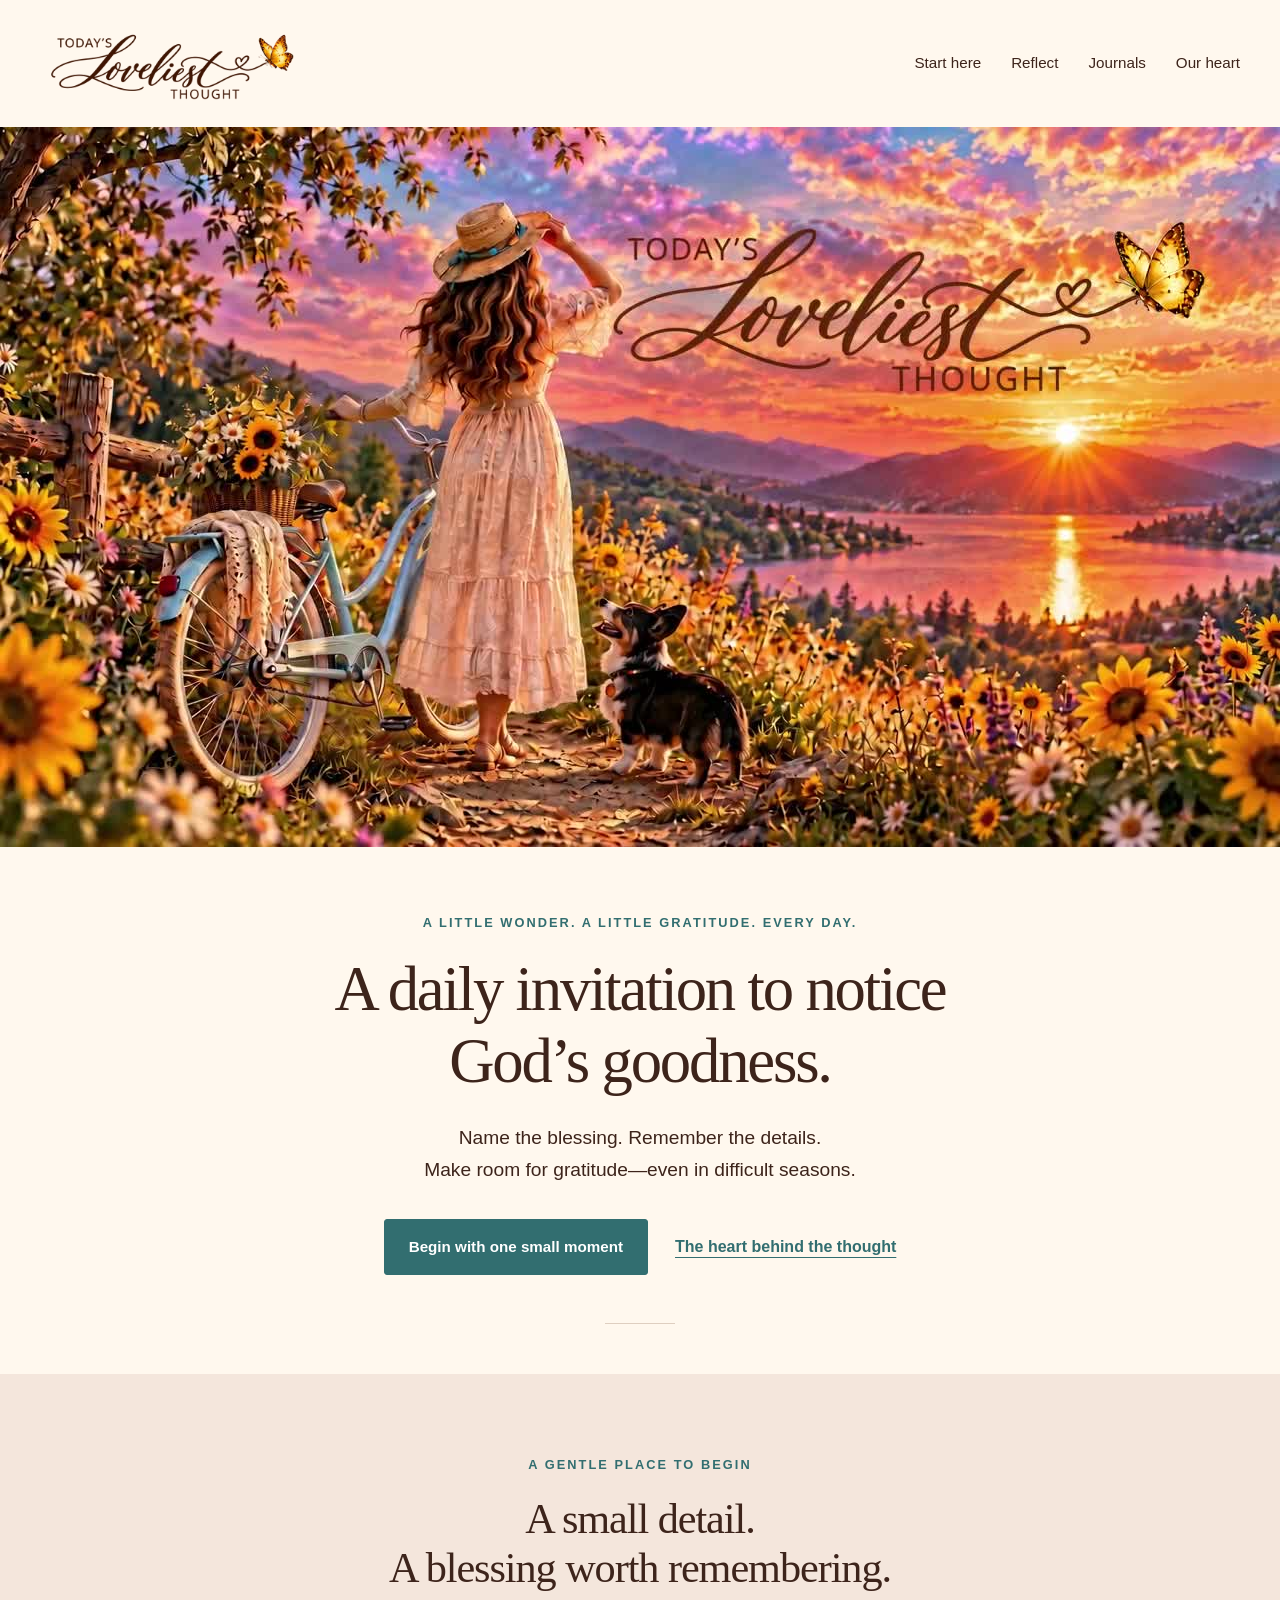
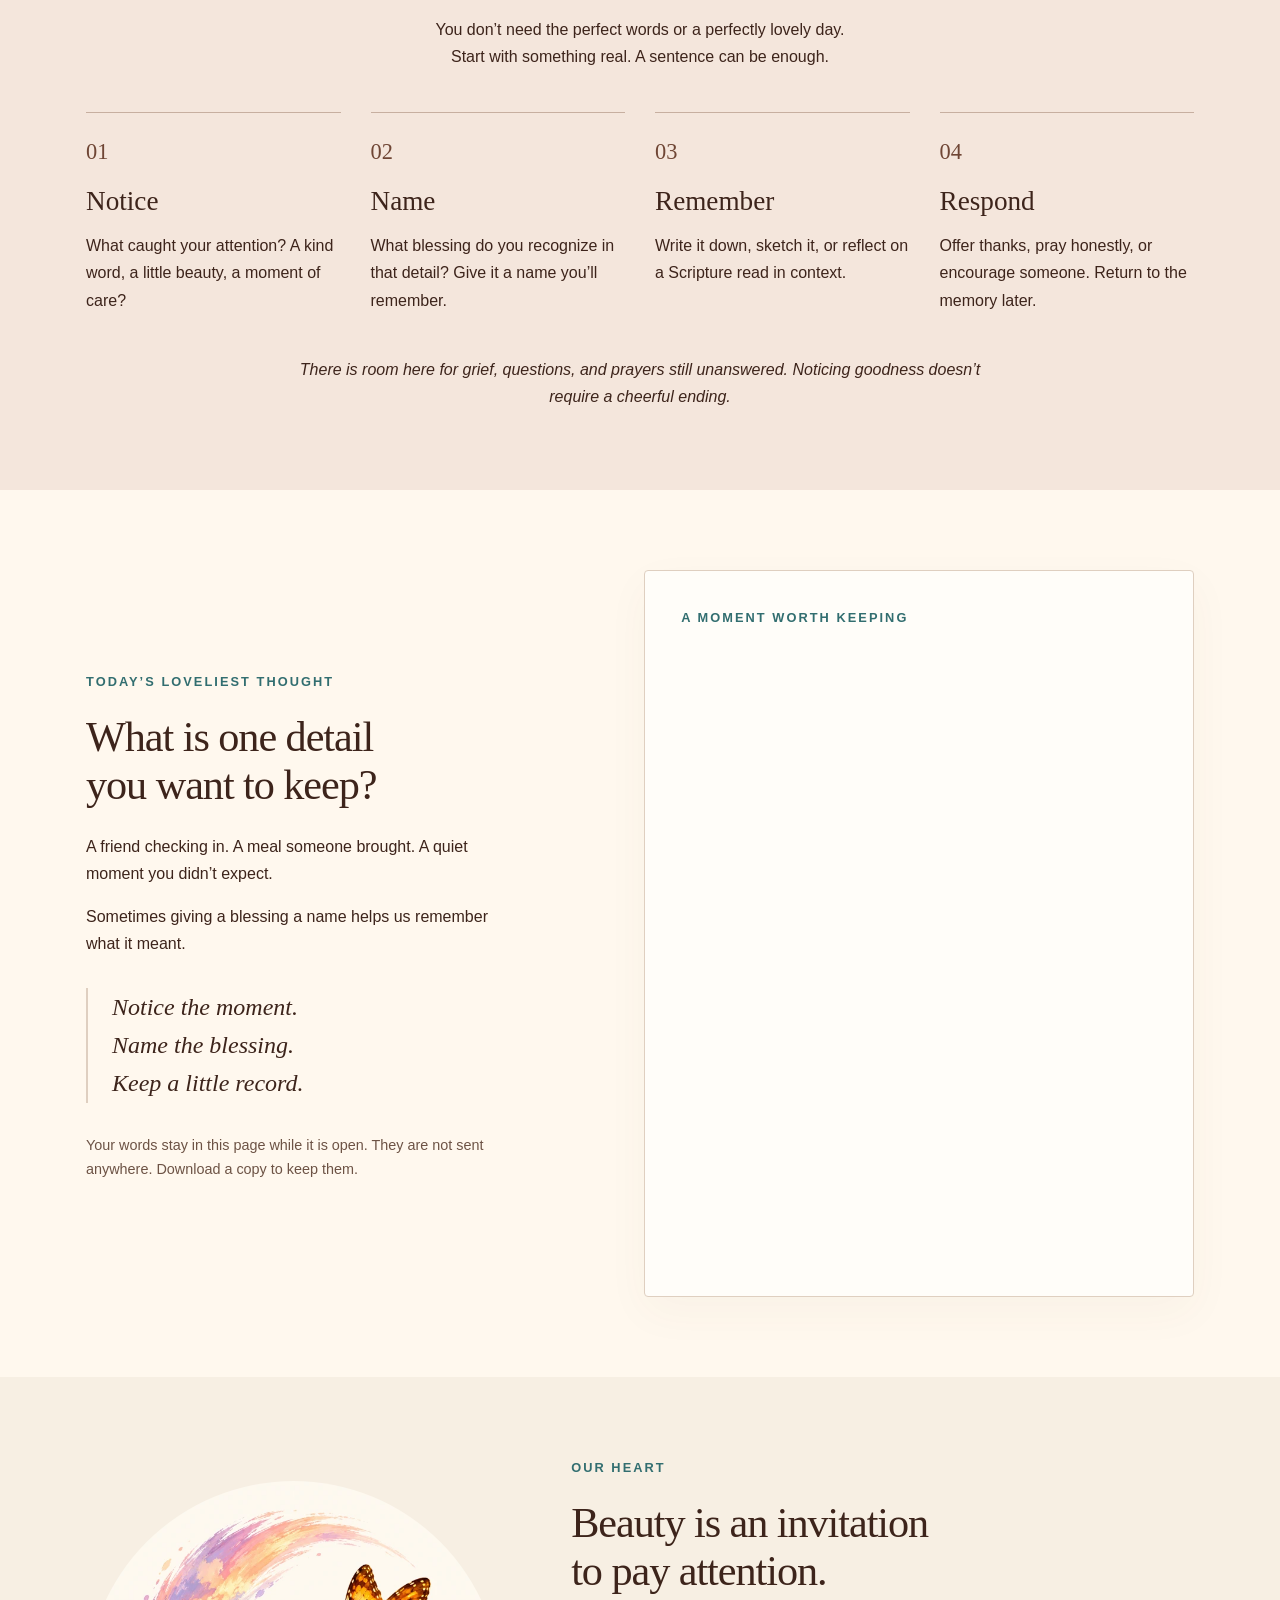
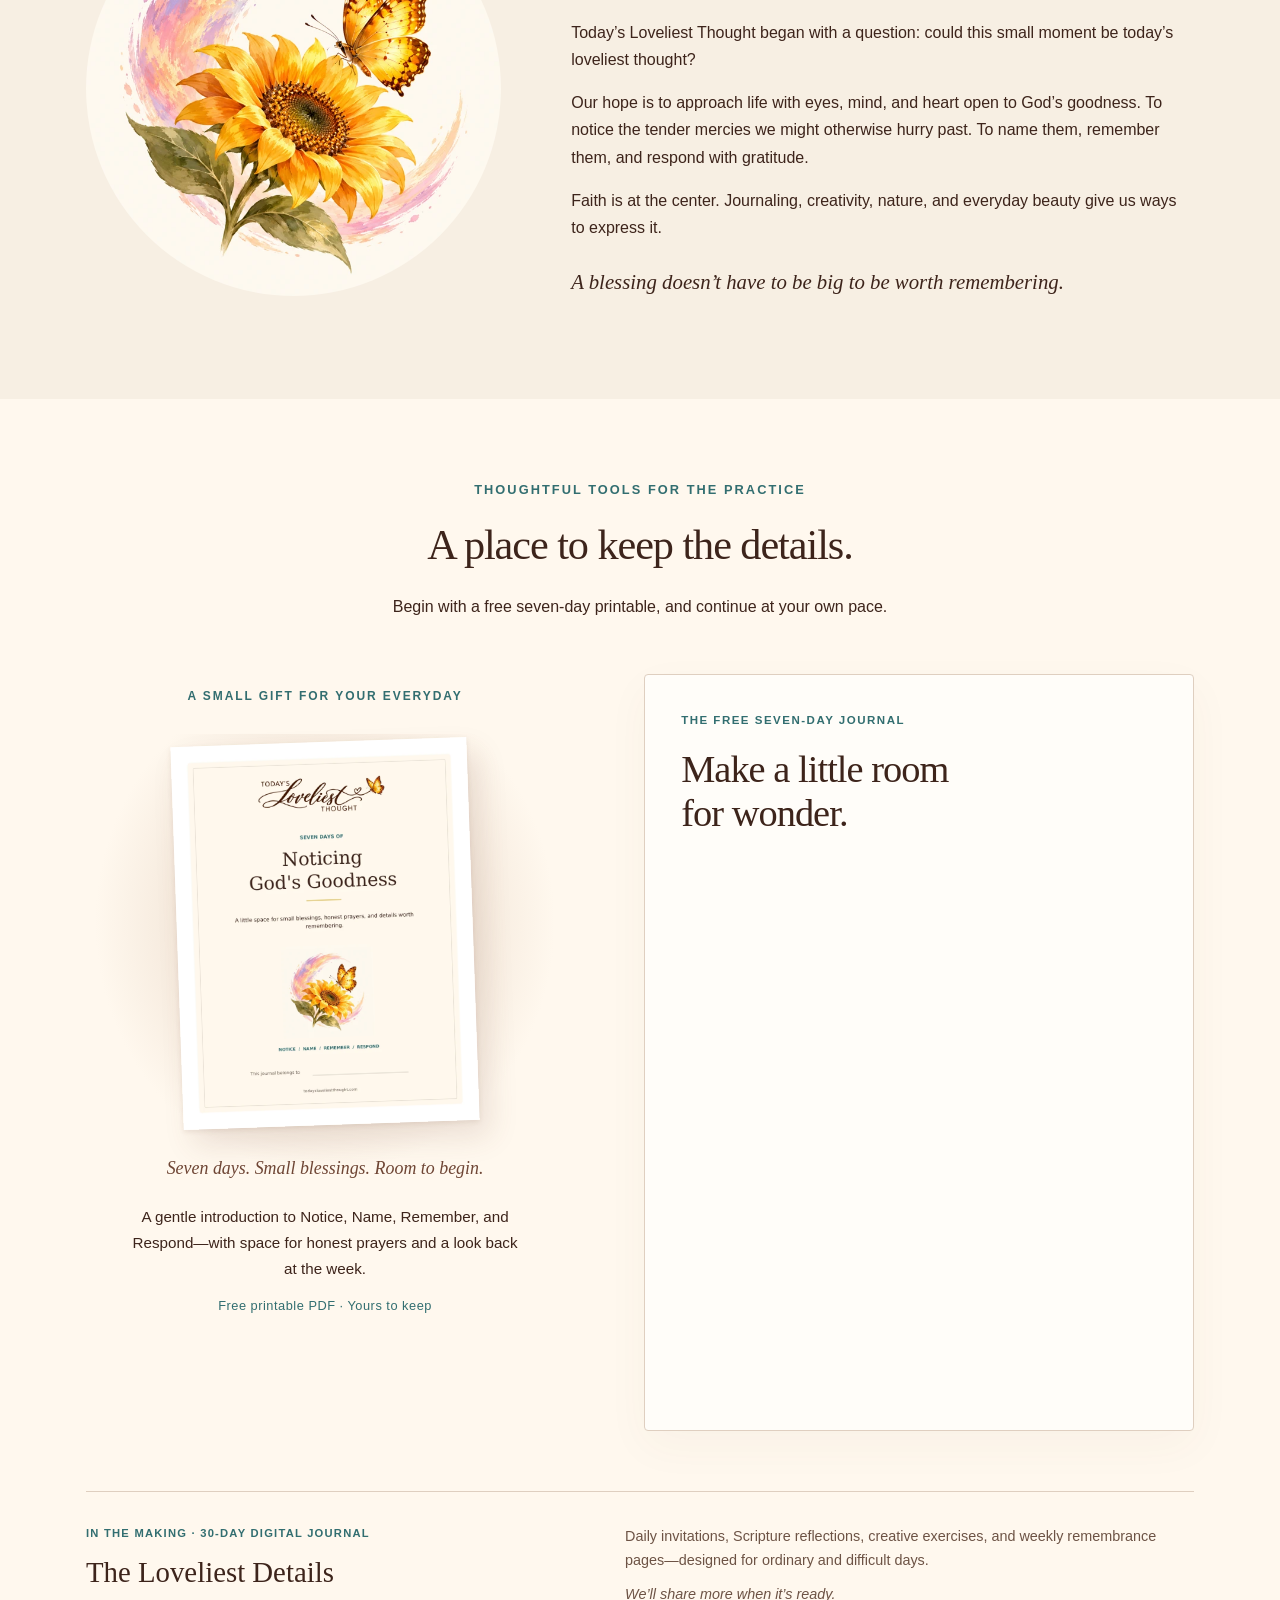
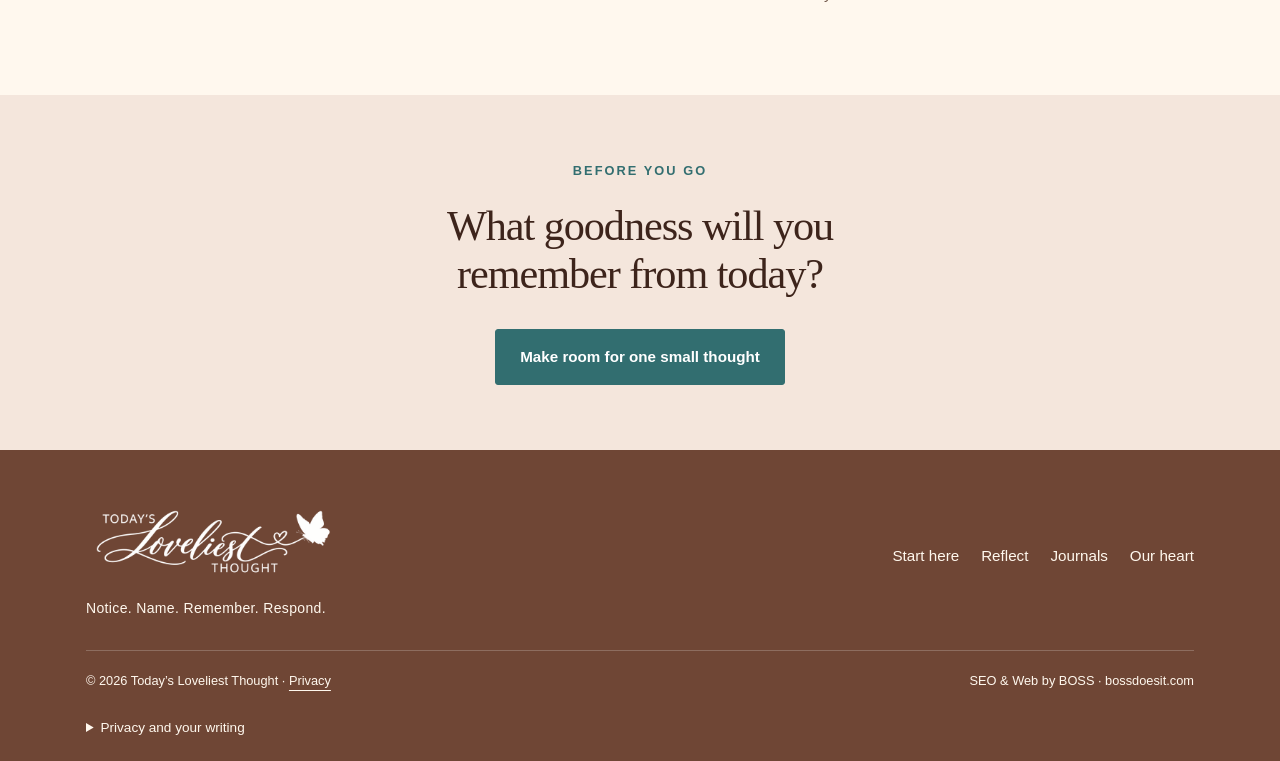
<file: index.html>
<!doctype html>
<html lang="en">
<head>
<script src="analytics.js?v=20261003-gtm" defer></script>
<meta charset="utf-8"><meta name="viewport" content="width=device-width,initial-scale=1">
<title>Today’s Loveliest Thought | Notice God’s goodness</title>
<meta name="description" content="A daily invitation to notice, name, and remember God’s goodness through reflection, creativity, and journaling—even in difficult seasons.">
<link rel="canonical" href="https://todaysloveliestthought.com/">
<meta property="og:title" content="Today’s Loveliest Thought">
<meta property="og:description" content="A daily invitation to notice, name, and remember God’s goodness.">
<meta property="og:image" content="https://todaysloveliestthought.com/assets/og-image.jpg">
<meta property="og:image:width" content="1200">
<meta property="og:image:height" content="630">
<meta property="og:image:alt" content="Today’s Loveliest Thought with a golden butterfly and sunflower; notice, name, and remember God’s goodness.">
<meta name="twitter:card" content="summary_large_image">
<meta name="twitter:title" content="Today’s Loveliest Thought">
<meta name="twitter:description" content="A daily invitation to notice, name, and remember God’s goodness.">
<meta name="twitter:image" content="https://todaysloveliestthought.com/assets/og-image.jpg">
<meta property="og:type" content="website">
<meta property="og:url" content="https://todaysloveliestthought.com/">
<meta name="theme-color" content="#FFF8EE">
<link rel="icon" href="favicon.ico" sizes="any"><link rel="icon" type="image/png" sizes="32x32" href="assets/favicon-32.png"><link rel="icon" type="image/png" sizes="192x192" href="assets/favicon-192.png"><link rel="apple-touch-icon" sizes="180x180" href="assets/apple-touch-icon.png"><link rel="stylesheet" href="styles.css?v=20261002-private-reflection"><script src="script.js?v=20261002-private-reflection" defer></script>
</head>
<body>
<a class="skip" href="#main">Skip to content</a>
<header class="header"><a class="brand" href="#" aria-label="Today’s Loveliest Thought home"><img src="assets/wordmark.webp" width="280" height="104" alt="Today’s Loveliest Thought"></a><nav aria-label="Main navigation"><a href="#practice">Start here</a><a href="#reflection">Reflect</a><a href="#journals">Journals</a><a href="#heart">Our heart</a></nav></header>
<main id="main">
<div class="video-hero"><video id="hero-video" muted playsinline preload="none" poster="assets/hero-poster.jpg?v=2" aria-label="A gentle sunset animation with a woman, bicycle, corgi, sunflowers and a yellow butterfly; the brand name appears in the sky."><source src="assets/hero.mp4?v=2" type="video/mp4"></video></div>
<section class="intro wrap"><p class="eyebrow">A little wonder. A little gratitude. Every day.</p><h1>A daily invitation to notice<br class="desktop"> God’s goodness.</h1><p class="lead">Name the blessing. Remember the details.<br>Make room for gratitude—even in difficult seasons.</p><div class="actions"><a class="button" href="#practice">Begin with one small moment</a><a class="text-link" href="#heart">The heart behind the thought</a></div><span class="tiny-rule" aria-hidden="true"></span></section>
<section class="practice section" id="practice"><div class="wrap"><div class="section-head"><p class="eyebrow">A gentle place to begin</p><h2>A small detail.<br>A blessing worth remembering.</h2><p>You don’t need the perfect words or a perfectly lovely day.<br>Start with something real. A sentence can be enough.</p></div><div class="steps">
<article><span class="step">01</span><h3>Notice</h3><p>What caught your attention? A kind word, a little beauty, a moment of care?</p></article>
<article><span class="step">02</span><h3>Name</h3><p>What blessing do you recognize in that detail? Give it a name you’ll remember.</p></article>
<article><span class="step">03</span><h3>Remember</h3><p>Write it down, sketch it, or reflect on a Scripture read in context.</p></article>
<article><span class="step">04</span><h3>Respond</h3><p>Offer thanks, pray honestly, or encourage someone. Return to the memory later.</p></article>
</div><p class="gentle-note">There is room here for grief, questions, and prayers still unanswered. Noticing goodness doesn’t require a cheerful ending.</p></div></section>
<section class="reflection section wrap" id="reflection"><div class="reflection-copy"><p class="eyebrow">Today’s loveliest thought</p><h2>What is one detail<br>you want to keep?</h2><p>A friend checking in. A meal someone brought. A quiet moment you didn’t expect.</p><p>Sometimes giving a blessing a name helps us remember what it meant.</p><blockquote>Notice the moment.<br>Name the blessing.<br>Keep a little record.</blockquote><p class="local-note">Your words stay in this page while it is open. They are not sent anywhere. Download a copy to keep them.</p></div><div class="journal"><p class="eyebrow">A moment worth keeping</p><iframe id="private-reflection" class="reflection-frame" src="reflection.html" title="Private reflection journal" sandbox="allow-scripts allow-downloads" referrerpolicy="no-referrer" width="500" height="660"></iframe></div></section>
<section class="heart section" id="heart"><div class="wrap heart-grid"><img src="assets/sunflower.webp" width="700" height="700" loading="lazy" alt="A sunflower and yellow butterfly framed by soft brushstrokes"><div><p class="eyebrow">Our heart</p><h2>Beauty is an invitation<br>to pay attention.</h2><p>Today’s Loveliest Thought began with a question: could this small moment be today’s loveliest thought?</p><p>Our hope is to approach life with eyes, mind, and heart open to God’s goodness. To notice the tender mercies we might otherwise hurry past. To name them, remember them, and respond with gratitude.</p><p>Faith is at the center. Journaling, creativity, nature, and everyday beauty give us ways to express it.</p><p class="signature">A blessing doesn’t have to be big to be worth remembering.</p></div></div></section>
<section class="journals section wrap" id="journals" aria-labelledby="journals-heading">
  <div class="section-head">
    <p class="eyebrow">Thoughtful tools for the practice</p>
    <h2 id="journals-heading">A place to keep the details.</h2>
    <p>Begin with a free seven-day printable, and continue at your own pace.</p>
  </div>
  <div class="journal-invitation">
    <div class="journal-introduction">
      <p class="eyebrow">A small gift for your everyday</p>
      <figure class="journal-preview">
        <img src="assets/seven-day-journal-cover.webp" width="850" height="1100" loading="lazy" alt="Cover of Seven Days of Noticing God’s Goodness, with the Today’s Loveliest Thought wordmark, a sunflower, and a golden butterfly.">
        <figcaption>Seven days. Small blessings. Room to begin.</figcaption>
      </figure>
      <p class="journal-description">A gentle introduction to Notice, Name, Remember, and Respond—with space for honest prayers and a look back at the week.</p>
      <p class="journal-format">Free printable PDF · Yours to keep</p>
    </div>
    <div class="journal-signup" aria-labelledby="signup-heading">
      <p class="eyebrow">The free seven-day journal</p>
      <h3 id="signup-heading">Make a little room<br>for wonder.</h3>
      <iframe id="inline-mIYaYT9u8Yje8MxcDUWg" class="journal-signup-frame" src="https://api.leadconnectorhq.com/widget/form/mIYaYT9u8Yje8MxcDUWg" title="Free seven-day journal signup" loading="lazy" referrerpolicy="strict-origin-when-cross-origin" width="500" height="540"></iframe>
    </div>
  </div>
  <article class="journal-coming" aria-labelledby="coming-heading">
    <div><p class="eyebrow">In the making · 30-day digital journal</p><h3 id="coming-heading">The Loveliest Details</h3></div>
    <div><p>Daily invitations, Scripture reflections, creative exercises, and weekly remembrance pages—designed for ordinary and difficult days.</p><p class="availability">We’ll share more when it’s ready.</p></div>
  </article>
</section>
<section class="closing"><div class="wrap"><p class="eyebrow">Before you go</p><h2>What goodness will you<br>remember from today?</h2><a class="button" href="#reflection">Make room for one small thought</a></div></section>
</main>
<footer class="site-footer"><div class="wrap"><div class="footer-main"><div class="footer-identity"><a href="#" class="footer-logo" aria-label="Today’s Loveliest Thought home"><img src="assets/wordmark.webp" width="280" height="104" alt="Today’s Loveliest Thought" loading="lazy"></a><p>Notice. Name. Remember. Respond.</p></div><nav class="footer-navigation" aria-label="Footer navigation"><a href="#practice">Start here</a><a href="#reflection">Reflect</a><a href="#journals">Journals</a><a href="#heart">Our heart</a></nav></div><div class="footer-bottom"><p>© 2026 Today’s Loveliest Thought · <a href="#privacy">Privacy</a></p><a class="boss-credit" href="https://bossdoesit.com">SEO &amp; Web by BOSS · bossdoesit.com</a></div></div><details id="privacy" class="privacy-note wrap"><summary>Privacy and your writing</summary><p>Your reflections stay inside a protected part of this page and are not sent to us, Google Analytics, or HighLevel. Download a copy to keep them; closing or reloading the page clears the writing.</p><p>We use Google Analytics to understand website visits and traffic sources. It uses cookies and collects usage and device information. Google advertising signals and ad personalization are disabled in our website configuration. Learn <a href="https://policies.google.com/technologies/partner-sites">how Google uses information from websites</a>.</p><p>The separate free-journal signup sends the name and email you provide, with your consent, to HighLevel for journal delivery, welcome reflections, weekly emails, and occasional journal updates. You can unsubscribe using the link in those emails.</p></details></footer>
</body></html>
</file>
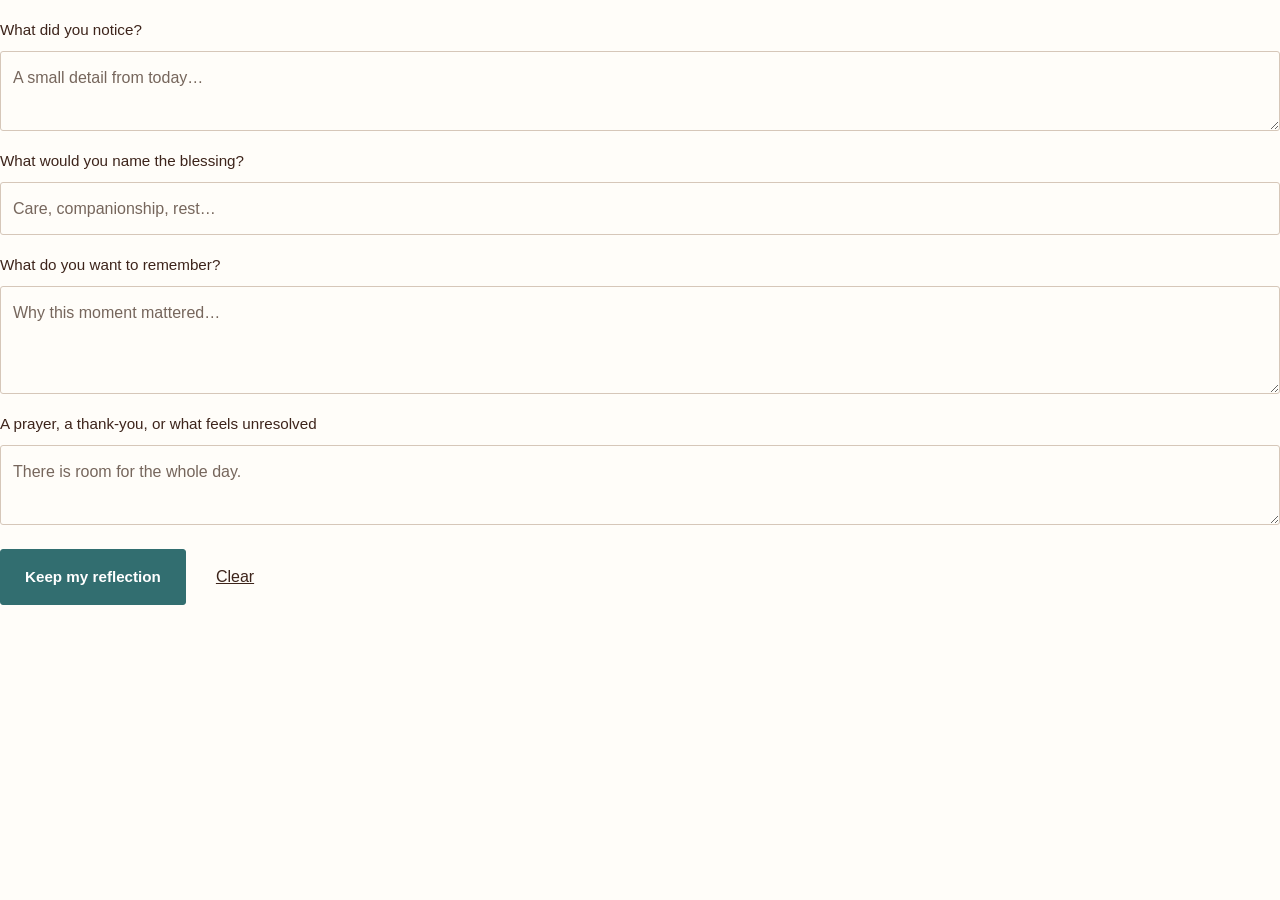
<file: reflection.html>
<!doctype html>
<html lang="en"><head><meta charset="utf-8"><meta name="viewport" content="width=device-width,initial-scale=1"><meta name="robots" content="noindex,nofollow">
<meta http-equiv="Content-Security-Policy" content="default-src 'none'; script-src 'unsafe-inline'; style-src 'unsafe-inline'; connect-src 'none'; form-action 'none'; base-uri 'none'">
<title>Private reflection | Today's Loveliest Thought</title>
<style>:root{--ivory:#fff8ee;--paper:#fffdf9;--cocoa:#3d241b;--copper:#6f4635;--turquoise:#326e70;--blush:#f4e6dc;--line:#dfcfc0}
*{box-sizing:border-box}html,body{margin:0;padding:0;background:var(--paper);color:var(--cocoa);font:1rem/1.7 Arial,sans-serif}body{display:flow-root}p{margin-top:0}button,input,textarea{font:inherit;touch-action:manipulation}:focus-visible{outline:3px solid var(--turquoise);outline-offset:3px}label{display:block;font-size:.95rem;margin:17px 0 8px}textarea,input{display:block;width:100%;border:1px solid #d6c7b9;background:var(--paper);border-radius:3px;padding:12px;color:var(--cocoa);font-size:1rem;resize:vertical}textarea::placeholder,input::placeholder{color:#76665c;opacity:1}.journal-actions{display:flex;gap:18px;align-items:center;margin-top:24px;flex-wrap:wrap}.button{display:inline-flex;justify-content:center;align-items:center;background:var(--turquoise);color:white;border:1px solid var(--turquoise);border-radius:3px;padding:14px 24px;cursor:pointer;min-height:50px;font-weight:600;font-size:.95rem}.button:hover{background:#275b5d}.quiet-button{border:0;background:transparent;padding:12px;color:var(--cocoa);text-decoration:underline;cursor:pointer}.status{font-size:.9rem;margin:14px 0 0}.status:empty{display:none}#clear-confirm{border-top:1px solid var(--line);margin-top:20px;padding-top:18px;font-size:.9rem}#clear-confirm .journal-actions{margin-top:0}#clear-confirm p{margin-bottom:8px}@media(max-width:280px){.button{padding:13px 17px}}
</style></head><body>
<form id="reflection-form"><label for="notice">What did you notice?</label><textarea id="notice" name="notice" rows="2" placeholder="A small detail from today…" maxlength="3000"></textarea><label for="name">What would you name the blessing?</label><input id="name" name="name" placeholder="Care, companionship, rest…" maxlength="300"><label for="remember">What do you want to remember?</label><textarea id="remember" name="remember" rows="3" placeholder="Why this moment mattered…" maxlength="3000"></textarea><label for="respond">A prayer, a thank-you, or what feels unresolved</label><textarea id="respond" name="respond" rows="2" placeholder="There is room for the whole day." maxlength="3000"></textarea><div class="journal-actions"><button type="button" id="keep-reflection" class="button">Keep my reflection</button><button type="button" id="clear" class="quiet-button">Clear</button></div><div id="clear-confirm" hidden><p>Clear this reflection? Download a copy first if you want to keep it.</p><div class="journal-actions"><button type="button" id="cancel-clear" class="quiet-button">Keep writing</button><button type="button" id="confirm-clear" class="quiet-button">Clear reflection</button></div></div><p class="status" id="status" role="status" aria-live="polite"></p></form>
<script>
'use strict';
const form = document.querySelector('#reflection-form');
const status = document.querySelector('#status');
function keepReflection() {
  const fields = [...form.querySelectorAll('input, textarea')];
  if (!fields.some(field => field.value.trim())) {
    status.textContent = 'Start with one small detail before keeping your reflection.';
    fields[0].focus();
    return;
  }
  const labels = ['NOTICE', 'NAME', 'REMEMBER', 'RESPOND'];
  const content = 'TODAY’S LOVELIEST THOUGHT\n' + new Date().toLocaleDateString() + '\n\n' + fields.map((field, i) => labels[i] + '\n' + field.value.trim()).join('\n\n');
  const url = URL.createObjectURL(new Blob([content], {type: 'text/plain;charset=utf-8'}));
  const link = document.createElement('a');
  link.href = url; link.download = 'my-loveliest-thought.txt';
  document.body.append(link); link.click(); link.remove();
  setTimeout(() => URL.revokeObjectURL(url), 1000);
  status.textContent = 'Your reflection is ready to download. Keep it somewhere meaningful.';
}
document.querySelector('#keep-reflection').addEventListener('click', keepReflection);
form.addEventListener('submit', event => { event.preventDefault(); keepReflection(); });
document.querySelector('#name').addEventListener('keydown', event => {
  if (event.key === 'Enter') { event.preventDefault(); keepReflection(); }
});
const clearConfirm = document.querySelector('#clear-confirm');
function clearReflection() {
  form.reset();
  clearConfirm.hidden = true;
  status.textContent = 'Your reflection has been cleared.';
  document.querySelector('#notice').focus();
}
document.querySelector('#clear').addEventListener('click', () => {
  if (![...form.querySelectorAll('input, textarea')].some(field => field.value.trim())) {
    clearReflection();
    return;
  }
  clearConfirm.hidden = false;
  document.querySelector('#cancel-clear').focus();
});
document.querySelector('#cancel-clear').addEventListener('click', () => {
  clearConfirm.hidden = true;
  document.querySelector('#clear').focus();
});
document.querySelector('#confirm-clear').addEventListener('click', clearReflection);

// Send only a numeric layout height. Never send fields, text, or download data.
function reportHeight() {
  parent.postMessage({type: 'tlt-reflection-height', height: Math.ceil(document.body.getBoundingClientRect().height)}, '*');
}
new ResizeObserver(reportHeight).observe(document.body);
window.addEventListener('message', event => {
  if (event.source === parent && event.data === 'tlt-reflection-size-request') reportHeight();
});
reportHeight();

</script></body></html>
</file>
<file: styles.css>
:root{--ivory:#fff8ee;--paper:#fffdf9;--cocoa:#3d241b;--copper:#6f4635;--turquoise:#326e70;--blush:#f4e6dc;--line:#dfcfc0}*{box-sizing:border-box}html{scroll-behavior:smooth;scroll-padding-top:24px}body{margin:0;background:var(--ivory);color:var(--cocoa);font:1rem/1.7 Arial,sans-serif}h1,h2,h3,p{margin-top:0}h1,h2,h3{font-family:Georgia,serif;font-weight:400;line-height:1.15}h1{font-size:clamp(2.4rem,4.9vw,4.7rem);letter-spacing:-.035em;margin-bottom:24px}h2{font-size:clamp(2rem,3.3vw,3.3rem);letter-spacing:-.025em;margin-bottom:23px}h3{font-size:1.7rem;margin-bottom:15px}a{color:var(--turquoise);text-underline-offset:5px}button,input,textarea{font:inherit}button,a,input,textarea{touch-action:manipulation}:focus-visible{outline:3px solid var(--turquoise);outline-offset:5px}.wrap{max-width:1180px;margin:auto;padding-left:36px;padding-right:36px}.header{max-width:1400px;margin:auto;min-height:108px;padding:15px 40px;display:flex;align-items:center;justify-content:space-between;gap:24px}.brand{display:block;width:260px}.brand img{display:block;width:100%;height:auto}.header nav{display:flex;gap:30px}.header nav a{text-decoration:none;color:var(--cocoa);font-size:.95rem;padding:10px 0}.header nav a:hover{text-decoration:underline}.banner{max-width:1600px;margin:auto}.banner img{display:block;width:100%;height:auto}.intro{text-align:center;padding-top:65px;padding-bottom:50px}.eyebrow{text-transform:uppercase;letter-spacing:.16em;font-size:.8rem;font-weight:600;color:var(--turquoise);margin-bottom:20px}.lead{font-size:1.2rem;line-height:1.7}.actions{display:flex;justify-content:center;align-items:center;gap:27px;flex-wrap:wrap;margin-top:32px}.button{display:inline-flex;justify-content:center;align-items:center;background:var(--turquoise);color:white;border:1px solid var(--turquoise);border-radius:3px;padding:14px 24px;text-decoration:none;cursor:pointer;min-height:50px;font-weight:600;font-size:.95rem}.button:hover{background:#275b5d}.text-link{font-weight:600}.tiny-rule{display:block;width:70px;height:1px;background:var(--line);margin:48px auto 0}.section{padding-top:80px;padding-bottom:80px}.section-head{text-align:center;max-width:780px;margin:0 auto 42px}.practice{background:var(--blush)}.steps{display:grid;grid-template-columns:repeat(4,1fr);gap:30px}.step{font-family:Georgia,serif;font-size:1.4rem;color:var(--copper);display:block;margin-bottom:15px}.steps article{border-top:1px solid #c7afa0;padding-top:20px}.steps p{margin-bottom:0}.gentle-note{max-width:710px;margin:42px auto 0;text-align:center;font-style:italic}.reflection{display:grid;grid-template-columns:1fr 1.15fr;gap:80px;align-items:center}.reflection-copy p{max-width:440px}blockquote{border-left:2px solid var(--line);margin:30px 0;padding-left:24px;font:italic 1.5rem/1.6 Georgia,serif}.local-note{font-size:.9rem;color:#6d5345}.journal,.journal-signup{background:var(--paper);border:1px solid var(--line);padding:36px;box-shadow:0 15px 45px #6f46350a;border-radius:4px}.journal label{display:block;font-size:.95rem;margin:17px 0 8px}.journal textarea,.journal input{display:block;width:100%;border:1px solid #d6c7b9;background:var(--paper);border-radius:3px;padding:12px;color:var(--cocoa);font-size:1rem;resize:vertical}.journal textarea::placeholder,.journal input::placeholder{color:#76665c;opacity:1}.journal-actions{display:flex;gap:18px;align-items:center;margin-top:24px}.quiet-button{border:0;background:transparent;padding:12px;color:var(--cocoa);text-decoration:underline;cursor:pointer}.status{font-size:.9rem;margin:14px 0 0}.status:empty{display:none}.heart{background:#f7efe3}.heart-grid{display:grid;grid-template-columns:.8fr 1.2fr;gap:70px;align-items:center}.heart img{width:100%;height:auto;border-radius:50%}.signature{font:italic 1.3rem/1.6 Georgia,serif;margin-top:24px}.product-grid{display:grid;grid-template-columns:1fr 1fr;gap:26px}.product{padding:36px;background:var(--paper);border:1px solid var(--line)}.product h3{font-size:2rem}.pill{text-transform:uppercase;font-size:.8rem;letter-spacing:.09em;color:var(--turquoise);margin-bottom:24px}.product-purpose{font-style:italic;border-top:1px solid var(--line);padding-top:19px}.availability{font-size:.95rem;margin-bottom:0}.closing{text-align:center;background:var(--blush);padding:65px 0}.closing h2{margin-bottom:30px}footer{background:var(--copper);color:var(--ivory);padding:48px 0}.footer-inner{display:flex;justify-content:space-between;align-items:center;gap:30px}.footer-brand{font:1.7rem Georgia,serif;margin-bottom:12px}footer p{font-size:.9rem;margin-bottom:0}footer nav{display:flex;gap:25px}footer a{color:var(--ivory);font-size:.95rem}.skip{position:absolute;left:16px;top:-100px;background:var(--paper);padding:10px;z-index:10}.skip:focus{top:12px}@media(max-width:760px){.header{padding:15px 22px;display:block}.brand{width:230px;margin:auto}.header nav{justify-content:center;gap:22px;flex-wrap:wrap;margin-top:12px}.header nav a{font-size:.9rem}.wrap{padding-left:24px;padding-right:24px}.intro{padding-top:42px;padding-bottom:36px}.desktop{display:none}.lead{font-size:1.06rem}.section{padding-top:55px;padding-bottom:55px}.steps{grid-template-columns:1fr 1fr;gap:24px}.reflection{grid-template-columns:1fr;gap:32px}.journal,.journal-signup{padding:24px}.heart-grid{grid-template-columns:1fr;gap:30px}.heart img{max-width:260px;margin:auto}.product-grid{grid-template-columns:1fr}.product{padding:28px}.footer-inner{display:block;text-align:center}footer nav{justify-content:center;flex-wrap:wrap;margin-top:26px}.actions{gap:22px}.eyebrow{font-size:.8rem}.banner img{min-height:170px;object-fit:cover;object-position:center}}@media(max-width:380px){.steps{grid-template-columns:1fr}.header nav{gap:16px}.journal-actions{flex-wrap:wrap}.button{padding:13px 17px}}@media(prefers-reduced-motion:reduce){html{scroll-behavior:auto}}

.video-hero{position:relative;max-width:1440px;margin:auto;background:var(--ivory)}.video-hero video{display:block;width:100%;height:auto;aspect-ratio:16/9;object-fit:contain}

.footer-credit{text-align:right;margin-top:30px}.footer-credit a{font-size:.875rem;color:var(--ivory);text-decoration:none}.footer-credit a:hover{text-decoration:underline}@media(max-width:760px){.footer-credit{text-align:center}}

.site-footer{padding:42px 0 22px}.footer-main{display:flex;justify-content:space-between;align-items:center;gap:40px;padding-bottom:30px}.footer-identity{max-width:360px}.footer-logo{display:block;width:250px;max-width:100%;margin-bottom:12px}.footer-logo img{display:block;width:100%;height:auto;filter:brightness(0) invert(1)}.footer-identity p{font-size:.875rem;letter-spacing:.025em}.site-footer .footer-navigation{display:flex;flex-wrap:wrap;gap:22px;margin:0}.footer-navigation a{text-decoration:none;padding:8px 0}.footer-navigation a:hover{text-decoration:underline}.footer-bottom{border-top:1px solid #ffffff35;padding-top:20px;display:flex;justify-content:space-between;align-items:center;gap:20px}.footer-bottom p,.footer-bottom a{font-size:.8rem;line-height:1.6}.boss-credit{text-decoration:none;text-align:right}.boss-credit:hover{text-decoration:underline}@media(max-width:760px){.footer-main{flex-direction:column;text-align:center;gap:24px;padding-bottom:25px}.footer-logo{margin:0 auto 14px;width:230px}.site-footer .footer-navigation{justify-content:center;gap:12px 22px}.footer-bottom{flex-direction:column;gap:12px;text-align:center}.boss-credit{text-align:center}}

/* The cross-origin signup stays on the page, separate from private reflections. */
.journal-invitation{display:grid;grid-template-columns:minmax(0,1fr) minmax(0,1.15fr);gap:80px;align-items:start;margin-top:54px}
.journal-introduction{text-align:center;padding:12px 0}
.journal-introduction>.eyebrow{margin-bottom:28px;font-size:.75rem}
.journal-preview{margin:0;position:relative;padding:8px 24px 0;background:radial-gradient(ellipse at 50% 42%,#f0e2d3 0, #f5e9dc 43%,transparent 68%)}
.journal-preview img{display:block;width:min(100%,296px);height:auto;margin:0 auto;transform:rotate(-2deg);box-shadow:10px 16px 30px #6f463522,0 2px 5px #6f46351a}
.journal-preview figcaption{font:italic 1.12rem/1.6 Georgia,serif;color:var(--copper);margin-top:29px}
.journal-description{max-width:390px;margin:21px auto 14px;font-size:.95rem}
.journal-format{margin:0;font-size:.8rem;letter-spacing:.04em;color:var(--turquoise)}
.journal-signup{min-width:0}
.journal-signup>.eyebrow{font-size:.72rem;letter-spacing:.13em;margin-bottom:17px}
.journal-signup h3{font-size:clamp(2rem,3vw,2.65rem);letter-spacing:-.025em;margin-bottom:18px}
.journal-signup-frame{display:block;width:100%;height:540px;border:0;background:var(--paper)}
.journal-coming{display:grid;grid-template-columns:1fr 1.2fr;gap:65px;margin-top:60px;padding-top:32px;border-top:1px solid var(--line);align-items:start}
.journal-coming .eyebrow{font-size:.7rem;letter-spacing:.11em;margin-bottom:13px}
.journal-coming h3{font-size:1.8rem;margin-bottom:0}
.journal-coming p:not(.eyebrow){font-size:.9rem;line-height:1.7;margin-bottom:9px;color:#6d5345}
.journal-coming .availability{font-style:italic}
@media(max-width:1100px){.journal-signup-frame{height:600px}}
@media(max-width:960px){.journal-signup-frame{height:640px}}
@media(max-width:760px){.journal-invitation{grid-template-columns:1fr;gap:32px;margin-top:34px}.journal-introduction{padding-top:0}.journal-preview img{width:min(100%,258px)}.journal-description{max-width:420px}.journal-signup{width:100%}.journal-signup-frame{height:560px}.journal-coming{grid-template-columns:1fr;gap:19px;margin-top:38px;padding-top:28px}.journal-coming h3{font-size:1.7rem}}
@media(max-width:580px){.journal-signup-frame{height:620px}}
@media(max-width:480px){.journal-signup-frame{height:660px}.journal-preview{padding-left:12px;padding-right:12px}}
@media(max-width:360px){.journal-signup-frame{height:740px}}

/* The outer journal panel retains its original padding, border, and colors. */
.reflection-frame{display:block;width:100%;height:660px;border:0;background:var(--paper)}
.privacy-note{margin-top:24px;font-size:.85rem;line-height:1.7}.privacy-note summary{cursor:pointer;max-width:max-content}.privacy-note p{margin:16px 0 0;max-width:850px}.privacy-note a{font-size:inherit}
</file>
